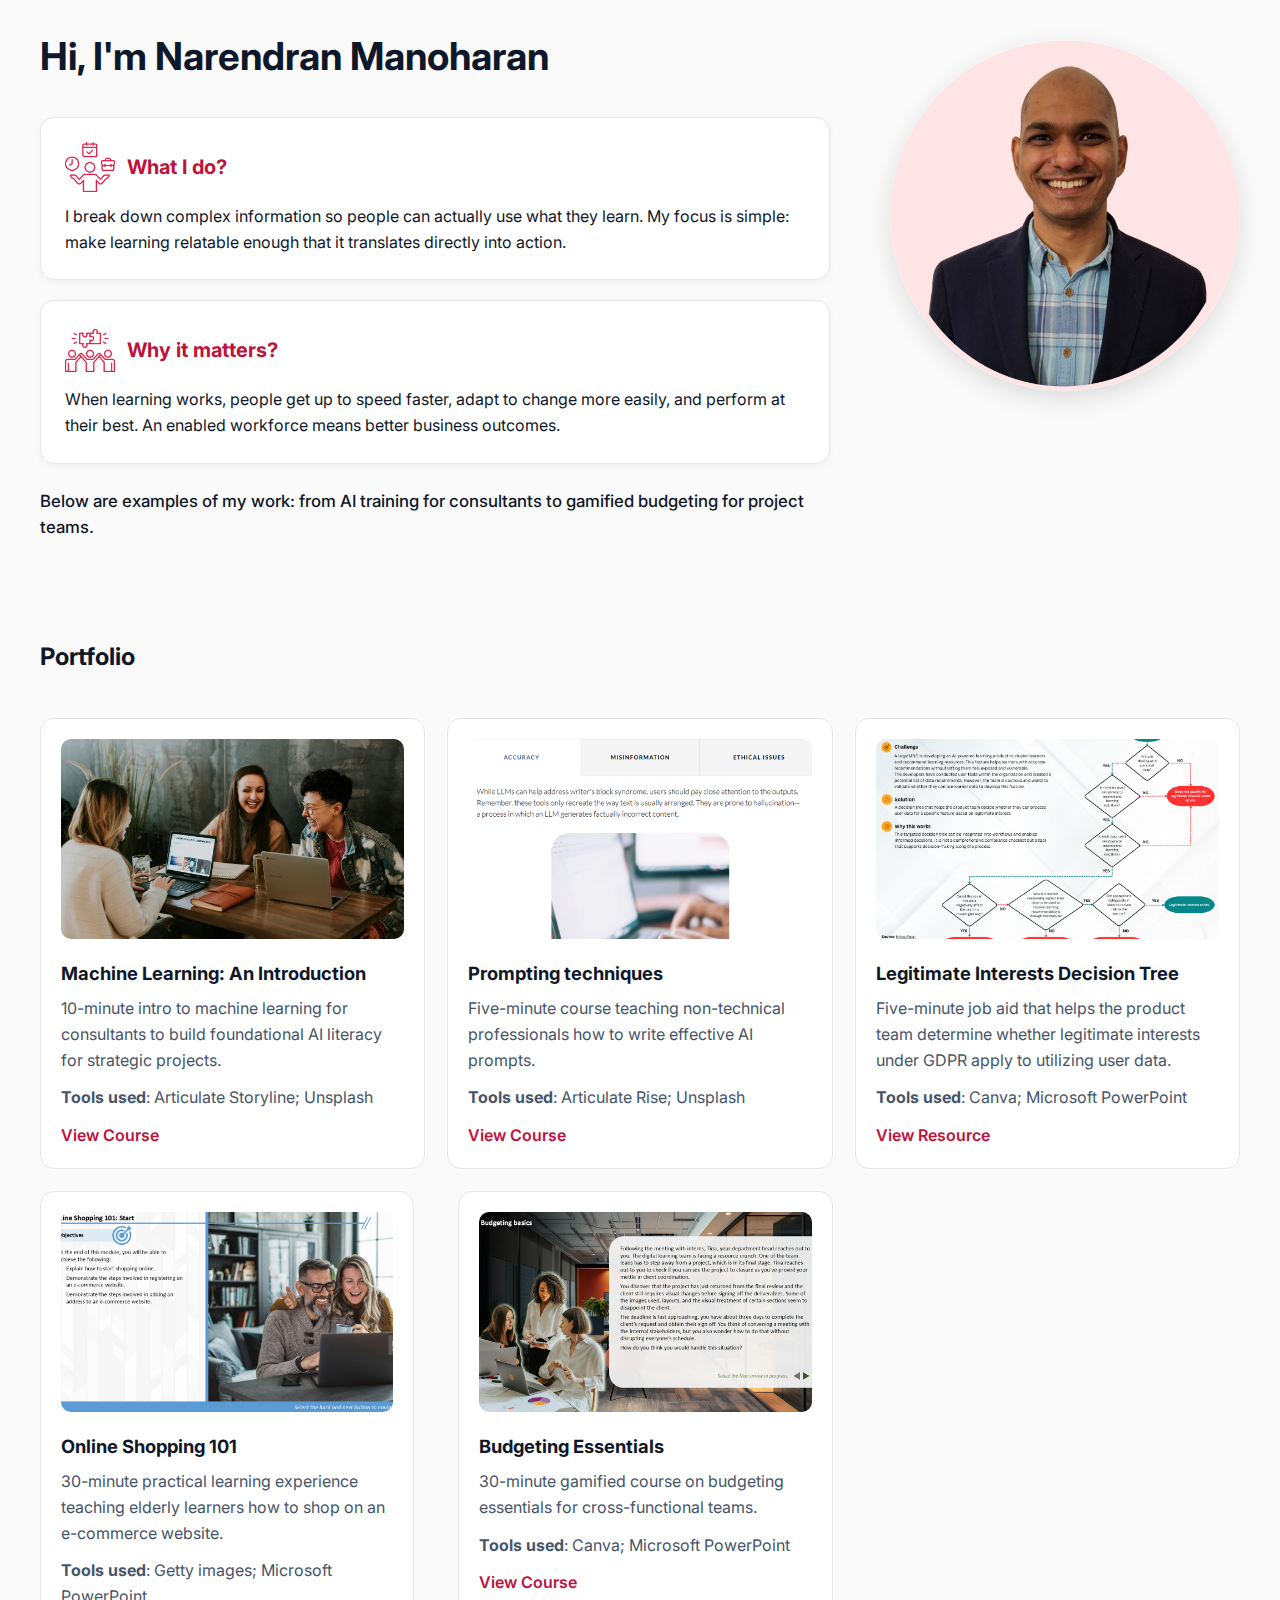
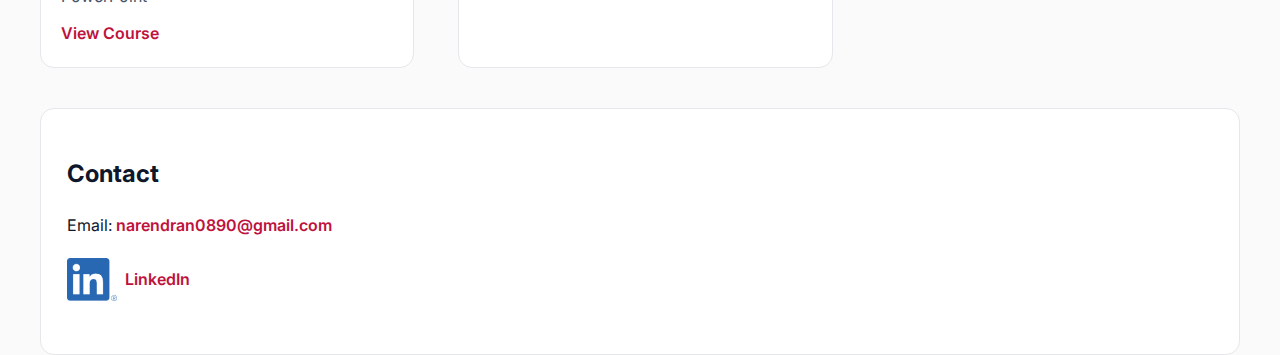
<file: index.html>
<!DOCTYPE html>
<html lang="en">
<head>
  <meta charset="UTF-8" />
  <meta name="viewport" content="width=device-width, initial-scale=1.0" />
  <title>Narendran Manoharan - Instructional Design Portfolio</title>

  <!-- Google tag (gtag.js) -->
<script async src="https://www.googletagmanager.com/gtag/js?id=G-HJ2BYE0Q2E"></script>
<script>
  window.dataLayer = window.dataLayer || [];
  function gtag(){dataLayer.push(arguments);}
  gtag('js', new Date());

  gtag('config', 'G-HJ2BYE0Q2E');
</script>

  <!-- Font: Inter (professional, modern, highly readable) -->
  <link rel="preconnect" href="https://fonts.googleapis.com">
  <link rel="preconnect" href="https://fonts.gstatic.com" crossorigin>
  <link href="https://fonts.googleapis.com/css2?family=Inter:wght@400;600;700&display=swap" rel="stylesheet">

  <style>
    :root {
      /* Crimson & Burgundy palette */
      --primary: #be123c;      /* Crimson */
      --accent: #fda4af;       /* Light pink */
      --accent-2: #e11d48;     /* Rose red */
      --soft-bg: #ffe4e6;      /* Very light pink */

      /* Neutrals */
      --text: #0f172a;
      --muted: #475569;
      --card-border: #e5e7eb;

      /* Layout */
      --page-padding: 40px;    /* INCREASED from 28px */
      --radius: 14px;
    }

    * { box-sizing: border-box; }

    body {
      margin: 0;
      font-family: "Inter", Arial, sans-serif;
      line-height: 1.6;
      color: var(--text);
      background: #fafafa;
    }

    /* Keep content away from screen edges */
    .container {
      max-width: 1200px;
      margin: 0 auto;
      padding: 48px var(--page-padding);
    }

    /* Full-width hero with centered content */
    .hero {
      background: linear-gradient(120deg, var(--primary), var(--accent-2));
      color: white;
      padding: 84px var(--page-padding);  /* INCREASED padding */
    }

    .hero-inner {
      max-width: 1200px;
      margin: 0 auto;
    }

    .hero h1 {
      margin: 0 0 10px;
      font-size: clamp(2rem, 3vw, 3rem);
      letter-spacing: -0.02em;
    }

    .hero p {
      margin: 0;
      font-size: 1.1rem;
      max-width: 70ch;
      opacity: 0.95;
    }

    .intro {
      margin-bottom: 60px;
      padding: 0 var(--page-padding);
    }

    .intro-grid {
      display: grid;
      grid-template-columns: 1fr 350px;
      gap: 60px;
      align-items: start;
    }

    .intro-content h1 {
      font-size: clamp(2rem, 3vw, 2.5rem);
      margin-bottom: 30px;
      color: var(--text);
    }

    .info-box {
      background: white;
      border: 1px solid var(--card-border);
      border-radius: var(--radius);
      padding: 24px;
      margin-bottom: 20px;
      box-shadow: 0 2px 8px rgba(0,0,0,0.04);
    }

    .box-header {
      display: flex;
      align-items: center;
      gap: 12px;
      margin-bottom: 12px;
    }

    .section-icon {
      width: 50px;
      height: 50px;
      object-fit: contain;
    }

    .info-box h2 {
      margin: 0;
      font-size: 1.25rem;
      color: var(--primary);
    }

    .info-box p {
      margin: 0;
      line-height: 1.6;
    }

    .intro-cta {
      margin-top: 24px;
      font-size: 1.05rem;
      font-weight: 500;
      color: var(--text);
    }

    .intro-photo {
      position: sticky;
      top: 40px;
      background: transparent; /* NO white background */
    }

    .intro-photo img {
      width: 100%;
      border-radius: 50%; /* Makes it circular */
      box-shadow: 0 8px 24px rgba(0,0,0,0.12);
      background: transparent; /* NO white background */
      display: block;
    }

    /* Responsive: stack on mobile */
    @media (max-width: 768px) {
      .intro-grid {
        grid-template-columns: 1fr;
        gap: 30px;
      }
      
      .intro-photo {
        order: -1; /* Photo appears FIRST on mobile */
        position: relative; /* Remove sticky on mobile */
        max-width: 200px; /* SMALLER on mobile */
        margin: 0 auto 20px; /* Center and add bottom margin */
      }
    }

    .portfolio {
      display: grid;
      grid-template-columns: repeat(3, 1fr);  /* CHANGED to 3 columns */
      gap: 22px;
      margin-bottom: 40px;
      padding: 0 var(--page-padding);  /* ADDED padding */
    }

    .portfolio h2 {
      grid-column: 1/-1;
    }

    /* Make last 2 items center on second row */
    .portfolio-item:nth-child(5),
    .portfolio-item:nth-child(6) {
      grid-column: span 1;
    }

    /* Center the last row if only 2 items */
    .portfolio-item:nth-child(5) {
      margin-left: auto;
      margin-right: 11px;
    }

    .portfolio-item:nth-child(6) {
      margin-left: 11px;
      margin-right: auto;
    }

    /* Responsive: stack on mobile */
    @media (max-width: 768px) {
      .portfolio {
        grid-template-columns: 1fr;
      }
      .portfolio-item:nth-child(5),
      .portfolio-item:nth-child(6) {
        margin: 0;
      }
    }

    .portfolio-item {
      border: 1px solid var(--card-border);
      padding: 20px;
      border-radius: var(--radius);
      background: white;
      transition: transform 0.2s ease, box-shadow 0.2s ease;
    }

    .portfolio-item:hover {
      transform: translateY(-4px);
      box-shadow: 0 12px 26px rgba(0,0,0,0.08);
      background: var(--soft-bg);
      transform: scale(1.05);
    }

    .portfolio-item img {
      width: 100%;
      height: 200px;
      object-fit: cover;
      border-radius: 10px;
      margin-bottom: 12px;
      transition: transform 0.4s ease, filter 0.4s ease;
      overflow: hidden;
    }

    .social-icon {
      width: 50px;
      height: 50px;
      object-fit: contain;

    }

    .linkedin-link {
      display: inline-flex;
      align-items: center;
      gap: 8px;
    }

    .portfolio-item h3 {
      margin: 0 0 8px;
      font-size: 1.15rem;
    }

    .portfolio-item p {
      margin: 0 0 12px;
      color: var(--muted);
    }

    a {
      color: var(--primary);
      text-decoration: none;
      font-weight: 600;
    }

    a:hover {
      text-decoration: underline;
    }

    .contact {
      background: white;
      border: 1px solid var(--card-border);
      padding: 26px;
      border-radius: var(--radius);
      margin: 0 var(--page-padding);  /* ADDED padding */
    }
  </style>
</head>
<body>
    <!-- INTRODUCTION SECTION -->
    <section class="intro">
        <div class="intro-grid">
            <div class="intro-content">
                <h1>Hi, I'm Narendran Manoharan</h1>
                
                <!-- What I Do Box -->
                <div class="info-box">
                    <div class="box-header">
                        <img src="images/what-i-do.png" alt="What I Do Icon" class="section-icon">
                        <h2>What I do?</h2>
                    </div>
                    <p>I break down complex information so people can actually use what they learn. My focus is simple: make learning relatable enough that it translates directly into action.</p>
                </div>
                
                <!-- Why It Matters Box -->
                <div class="info-box">
                    <div class="box-header">
                        <img src="images/why-it-matters.png" alt="Why It Matters Icon" class="section-icon">
                        <h2>Why it matters?</h2>
                    </div>
                    <p>When learning works, people get up to speed faster, adapt to change more easily, and perform at their best. An enabled workforce means better business outcomes.</p>
                </div>
                
                <p class="intro-cta">Below are examples of my work: from AI training for consultants to gamified budgeting for project teams.</p>
            </div>
            
            <div class="intro-photo">
                <img src="images/profile-picture.png" alt="Narendran Manoharan">
            </div>
        </div>
    </section>

    <!-- PORTFOLIO SECTION -->
    <section class="portfolio">
        <h2>Portfolio</h2>
        
        <!-- Item 1 -->
        <div class="portfolio-item">
            <a href = "courses/machine-learning/story.html">
              <img src="images/machine-learning-thumbnail.png" alt="Machine Learning Course">
            </a>
            <h3>Machine Learning: An Introduction</h3>
            <p>10-minute intro to machine learning for consultants to build foundational AI literacy for strategic projects.</p>
            <p><b>Tools used</b>: Articulate Storyline; Unsplash</p>
            <a href="courses/machine-learning/story.html">View Course</a>
        </div>

        <!-- Item 2 -->
        <div class="portfolio-item">
            <a href="courses/prompting-techniques/scormcontent/index.html">
              <img src="images/prompting-techniques.png" alt="AI Prompting Course">
            </a>
            <h3>Prompting techniques</h3>
            <p>Five-minute course teaching non-technical professionals how to write effective AI prompts.</p>
            <p><b>Tools used</b>: Articulate Rise; Unsplash</p>
            <a href="courses/prompting-techniques/scormcontent/index.html">View Course</a>
        </div>

        <!-- Item 3 -->
        <div class="portfolio-item">
            <a href="courses/decision-tree/legitimate-interests_decision tree.pdf" target="_blank" rel="noopener">
              <img src="images/legitimate-interests-thumbnail.png" alt="GDPR Decision Tree">
            </a>
            <h3>Legitimate Interests Decision Tree</h3>
            <p>Five-minute job aid that helps the product team determine whether legitimate interests under GDPR apply to utilizing user data.</p>
            <p><b>Tools used</b>: Canva; Microsoft PowerPoint</p>
            <a href="courses/decision-tree/legitimate-interests_decision tree.pdf" target="_blank" rel="noopener">View Resource</a>
        </div>

        <!-- Item 4 -->
        <div class="portfolio-item">
            <a href="courses/simulation/online shopping_simulation.pdf" target="_blank" rel="noopener">
              <img src="images/e-commerce-simulation.png" alt="E-commerce Simulation">
            </a>
            <h3>Online Shopping 101</h3>
            <p>30-minute practical learning experience teaching elderly learners how to shop on an e-commerce website.</p>
            <p><b>Tools used</b>: Getty images; Microsoft PowerPoint</p>
            <a href="courses/simulation/online shopping_simulation.pdf" target="_blank" rel="noopener">View Course</a>
        </div>

        <!-- Item 5 -->
        <div class="portfolio-item">
          <a href="courses/gamification/budgeting-essentials.pdf" target="_blank" rel="noopener">
            <img src="images/budgeting-essentials.png" alt="Budgeting Essentials">
          </a>
            <h3>Budgeting Essentials</h3>
            <p>30-minute gamified course on budgeting essentials for cross-functional teams.</p>
            <p><b>Tools used</b>: Canva; Microsoft PowerPoint</p>
            <a href="courses/gamification/budgeting-essentials.pdf" target="_blank" rel="noopener">View Course</a>
        </div>
    </section>

    <!-- CONTACT SECTION -->
    <section class="contact">
        <h2>Contact</h2>
        <p>Email: <a href="mailto:narendran0890@gmail.com">narendran0890@gmail.com</a></p>
        <p>
          <a href="https://www.linkedin.com/in/narendran-manoharan-11613884/" target="_blank" rel="noopener" class="linkedin-link">
            <img src="images/LI-In-Bug.png" alt="LinkedIn logo" class="social-icon">
            LinkedIn
          </a>
        </p>
</file>
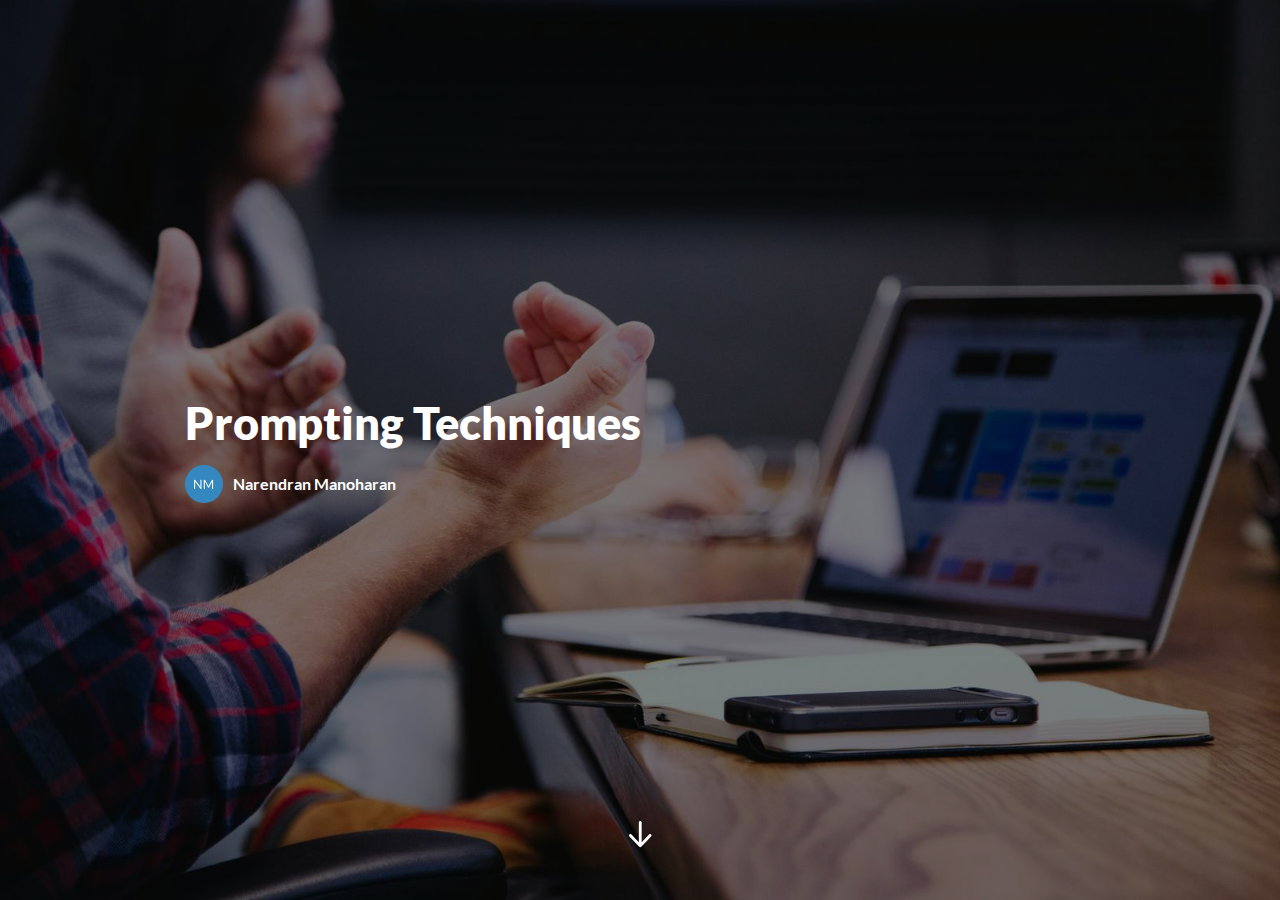
<file: courses/prompting-techniques/scormcontent/index.html>
<!DOCTYPE html>
<html lang="en" class="">
  <head>
    <meta http-equiv="X-UA-Compatible" content="IE=edge,chrome=1">
    <meta name="viewport" content="width=device-width, initial-scale=1">
    <meta charset="utf-8">

    <title>Prompting Techniques</title>

    <!-- Google Tag (gtag.js) -->
    <script async src="https://www.googletagmanager.com/gtag/js?id=G-HJ2BYE0Q2E"></script>
    <script>
      window.dataLayer = window.dataLayer || [];
      function gtag(){dataLayer.push(arguments);}
      gtag('js', new Date());
    
      gtag('config', 'G-HJ2BYE0Q2E');
    </script>

    <link type="text/css" rel="stylesheet" href="lib/icomoon.css">
    <script type="text/javascript" src="lib/player-0.0.11.min.js"></script>
    <script type="text/javascript" src="lib/lzwcompress.js"></script>

    <!-- Resize Hack -->
    <script type="text/javascript">
      window.resizeTo(screen.width, screen.height);
    </script>
    
    <!--[if lt IE 9]>
    <script src="//html5shiv.googlecode.com/svn/trunk/html5.js"></script>
    <![endif]-->

    <script id="__ENTRY__" type="application/json">
      {".js":["rise/e59e25b1.js"]}
    </script>

    <script id="__REMOTE_ENTRIES__" type="application/json">
      {"mondrian":{".js":["mondrian/entry.js"]}}
    </script>

    <script>
      (function() {
        const jsonp = {}

        function loadModule(manifest) {
          const p = []

          if (manifest['.css'] != null) {
            for (var idx = 0; idx < manifest['.css'].length; idx++) {
              p.push(new Promise((resolve, reject) => {
                var link = document.createElement('link')
                link.onload = resolve
                link.onerror = reject
                link.rel = 'stylesheet'
                link.href = 'lib/' + manifest['.css'][idx]
                document.body.appendChild(link)
              }))
            }
          }

          if (manifest['.js'] != null) {
            for (var idx = 0; idx < manifest['.js'].length; idx++) {
              p.push(new Promise((resolve, reject) => {
                var script = document.createElement('script')
                script.onload = resolve
                script.onerror = reject
                script.src = 'lib/' + manifest['.js'][idx]
                document.body.appendChild(script)
              }))
            }
          }

          return Promise.all(p)
        }

        function deserialize(str) {
          const buffer = Uint8Array.from(atob(str), c => c.charCodeAt(0))
          const json = new TextDecoder().decode(buffer)
          const result = JSON.parse(json)
          return result
        }

        function __loadEntry() {
          return loadModule(JSON.parse(document.getElementById('__ENTRY__').textContent))
        }

        function __loadRemoteEntry(name) {
          const manifest = JSON.parse(document.getElementById('__REMOTE_ENTRIES__').textContent)
          if (manifest[name] == null) throw new Error(`Missing manifest for remote entry "${name}".`)
          return loadModule(manifest[name])
        }
        
        async function __loadJsonp(id, path) {
          try {
            return await new Promise((resolve, reject) => {
              try {
                jsonp[id] = resolve
                const script = document.createElement('script')
                script.onerror = reject
                script.src = `./${path}`
                document.head.appendChild(script)
              } catch (err) {
                reject(err)
              }
            })
          } finally {
            delete jsonp[id]
          }
        }

        function __resolveJsonp(id, data) {
          const resolve = jsonp[id]
          if (typeof resolve !== 'function') {
            throw new Error(`Could not load JSONP "${id}"`)
          }
          resolve(data)
        }

        async function __fetchCourse(name) {
          name = name == null ? window.i18n.default : name
          if (!window.i18n.available.includes(name)) {
            console.warn(`Could not load locale "${name}"`)
            name = window.i18n.available[0]
          }
          const encoded = await __loadJsonp(`course:${name}`, `locales/${name}.js`)
          const courseData = deserialize(encoded)
          return courseData
        }

        window.__loadEntry = __loadEntry
        window.__loadRemoteEntry = __loadRemoteEntry
        window.__loadJsonp = __loadJsonp
        window.__resolveJsonp = __resolveJsonp
        window.__fetchCourse = __fetchCourse
      })()
    </script>
  </head>
  <body>
    <div id="app"></div>
    <script>
  (function(root) {
    window.i18n = {"available":["und"],"default":"und"};
    window.partnerContent = [];

    var quizId = null;
    var storylineId = null;
    var completionPercentage = 100;
    var reporting = 'passed-incomplete';

    var LMSProxySelections = [
      'CommitData',
      'ConcedeControl', // Gives control back to the LMS
      'CreateResponseIdentifier', // Create question response
      'Finish',
      'GetDataChunk',  // Retrieve stringified object with lesson progress
      'GetStatus', // Get Current Status
      'MatchingResponse', // Interaction - Question Type
      'RecordFillInInteraction', // Interaction - Question Type
      'RecordMatchingInteraction', // Interaction - Question Type
      'RecordMultipleChoiceInteraction', // Interaction - Question Type
      'ResetStatus', // Reset the Status
      'SetBookmark',   // Set identifier for bookmark
      'SetDataChunk',  // Set a stringified object with lesson progress
      'SetFailed', // Tell LMS user Failed course
      'SetPassed', // Tell LMS user Passed the course
      'SetReachedEnd', // Tell LMS user completed course
      'SetScore', // Report Users Score to the LMS (for Pass and fail)
      'WriteToDebug',
    ];

    function HookCommit() {
  LMSProxyFuncs.WriteToDebug('Commit strategy detected a reason to commit! Forcing a commit to the LMS.');
  LMSProxyFuncs.CommitData();
}

const ProxyHooks = {

  'SetFailed': HookCommit,
  'SetPassed': HookCommit,
  'SetReachedEnd': HookCommit,
  'SetScore': HookCommit,

  'RecordMultipleChoiceInteraction': HookCommit,
  'RecordMatchingInteraction': HookCommit,
  'RecordFillInInteraction': HookCommit,
  'MatchingResponse': HookCommit,
};

function hookProxy(funcName) {
  if(ProxyHooks[funcName]) {
    return ProxyHooks[funcName]();
  }

  return;
}

var LMSProxyFuncs = pick(LMSProxySelections, window.parent, Function.prototype);

function noAPIFunction (funcName) {
  return function () {
    console.log('Warning: Course was unable to find the LMS API for ' + funcName + '. Course may have been launched from scormcontent/index.html, or the course package is not within an LMS. Saving of student data will not occur.');
  }
}

var initProxy = function() {
  return Object.keys(LMSProxyFuncs).reduce(function(newProxy, funcName) {
    if (LMSProxyFuncs[funcName].toString().length < 35) {
      noAPIFunction(funcName)();

      if (funcName === 'cmi5') {
        newProxy['cmi5'] = {
          getMasteryScore: noAPIFunction('cmi5.getMasteryScore')
        }
      } else {
        newProxy[funcName] = noAPIFunction(funcName);
      }
      
      return newProxy;
    }

    if (arrayHas(funcName, ['CreateResponseIdentifier', 'MatchingResponse', 'cmi5'])) {
      newProxy[funcName] = LMSProxyFuncs[funcName];
      return newProxy;
    }

    newProxy[funcName] = function () {
      var args = ([]).slice.call(arguments);
      var result = LMSProxyFuncs[funcName].apply(null, args);

      hookProxy(funcName);

      return result;
    }
    return newProxy;
  }, {})
}


    var LMSProxy = initProxy();

    var cache = getLMSData();

    function debounce(fn, delay) {
  var timer = null;

  return function () {
    var context = this, args = arguments;
    clearTimeout(timer);
    timer = setTimeout(function () {
      fn.apply(context, args);
    }, delay);
  };
}

function compress(data) {
  try {
    return JSON.stringify({
      v: 2,
      d: lzwCompress.pack(JSON.stringify(data)),
      cpv: "4utRP4GI"
    });
  } catch(e) {
    return '';
  }
}

function decompress(stringData) {
  try {
    const data = JSON.parse(stringData);

    return data.d
      ? JSON.parse(lzwCompress.unpack(data.d))
      : data;
  } catch(e) {
    return {};
  }
}

function assign(target) {
  if (target === undefined || target === null) {
    throw new TypeError('assign: Cannot convert undefined or null to object');
  }

  var output = Object(target);

  for (var index = 1; index < arguments.length; index++) {
    var source = arguments[index];
    if (source !== undefined && source !== null) {
      for (var nextKey in source) {
        if (source.hasOwnProperty(nextKey)) {
          output[nextKey] = source[nextKey];
        }
      }
    }
  }
  return output;
}

function identity(value) {
  return value;
}

function bookmark(id) {
  var url = 'index.html#/lessons/' + id;

  LMSProxy.SetBookmark(url, '');
}

function completeOut(passed, reportParam) {
  var reportType = reportParam || reporting;

  if(passed) {
    switch(reportType) {
      case 'completed-incomplete':
      case 'completed-failed':
        LMSProxy.ResetStatus();
        LMSProxy.SetReachedEnd();
        break;

      case 'passed-incomplete':
      case 'passed-failed':
        LMSProxy.SetPassed();
        LMSProxy.SetReachedEnd();
        break;
    }
  } else {
    switch(reportType) {
      case 'passed-failed':
      case 'completed-failed':
        if(!isPassed()) {
          LMSProxy.SetFailed();
        }
        break;
    }
  }
}

var setDataChunk = debounce(function(data) {
  LMSProxy.SetDataChunk(data);
}, 1000);

function concatLMSData(data) {
  assign(cache, data);
  setDataChunk(compress(cache));
}

function exit() {
  LMSProxy.ConcedeControl();
}

function finish(totalProgress) {
  if (
    quizId === null &&
    storylineId === null &&
    completionPercentage != undefined &&
    totalProgress >= completionPercentage
  ) {
    completeOut(true);
  }
}

function finishQuiz(passed, score, id) {
  if (id == quizId) {
    reportScore(score);
    completeOut(passed);
  }
}

function finishStoryline(id, passed, isQuiz, score) {
  if (id == storylineId) {
    if (isQuiz) {
      reportScore(score);
      completeOut(passed, 'passed-failed');
    } else {
      completeOut(passed);
    }
  }
}

function stripHtml(title) {
  return title.replace(/<(?:.|\n)*?>/gm, '');
}

function shorten(title) {
  return title.charAt(0);
}

function buildResponseIdentifier(response) {
  var title = stripHtml(response.title);
  return LMSProxy.CreateResponseIdentifier(shorten(title), title);
}

function buildMatchingResponse(response) {
  var sourceTitle = stripHtml(response.source.title);
  var targetTitle = stripHtml(response.target.title);

  var source =
    LMSProxy.CreateResponseIdentifier(shorten(sourceTitle), sourceTitle);
  var target =
    LMSProxy.CreateResponseIdentifier(shorten(targetTitle), targetTitle);

  return new LMSProxy.MatchingResponse(source, target);
}

function cleanTitle(title, maxSize) {
  return title.substr(0, maxSize || 20).replace(/\s/g, '_');
}

function titleToId(quiz, question, attempts) {
  return cleanTitle(quiz, 20) + '_' + cleanTitle(question, 230) + '_' + attempts.toString().substr(0,3);
}

function normalizeResult(correct) {
  return correct
    ? window.parent.INTERACTION_RESULT_CORRECT
    : window.parent.INTERACTION_RESULT_WRONG;
}

function reportAnswer(data) {
  var recorder = Function.prototype;
  var response;
  var correctResponses;

  var isCorrect = normalizeResult(data.isCorrect);
  var latency = data.latency;
  var title = data.questionTitle;
  var weighting = 1;
  var strId = titleToId(data.quizTitle, title, data.retryAttempts);

  switch (data.type) {
    case 'MULTIPLE_CHOICE':
    case 'MULTIPLE_RESPONSE':
      response = data.response.map(buildResponseIdentifier);
      correctResponses = data.correctResponse.map(buildResponseIdentifier);
      recorder = LMSProxy.RecordMultipleChoiceInteraction;
      break;

    case 'FILL_IN_THE_BLANK':
      response = data.response;
      correctResponses = data.correctResponse;
      recorder = LMSProxy.RecordFillInInteraction;
      break;

    case 'MATCHING':
      response = data.response.map(buildMatchingResponse);
      correctResponses = data.correctResponse.map(buildMatchingResponse);
      recorder = LMSProxy.RecordMatchingInteraction;
      break;
  }

  recorder(
    strId,
    response,
    isCorrect,
    correctResponses,
    title,
    weighting,
    latency,
    0
  );
}

function getLMSData() {
  var data = null;

  if(!cache) {
    data = LMSProxy.GetDataChunk();

    var result = data
      ? decompress(data)
      : {};

    return result;
  }

  return assign({}, cache);
}

function getProgress(initialProgress) {
  var decodeCourseProgress =
    root.Rise.decodeCourseProgress;

  var progress = assign({}, {
    progress: { lessons: {} }
  }, getLMSData()).progress;

  if(initialProgress) {
    return decodeCourseProgress(initialProgress, progress);
  }

  return progress;
}

function isExport() {
  return true;
}

function isPassed() {
  return LMSProxy.GetStatus() === window.parent.LESSON_STATUS_PASSED;
}

function pick(keys, obj, def) {
  return keys.reduce(function(memo, key) {
    if(obj[key] === undefined) {
      if(def !== undefined) {
        memo[key] = def;
      }
    } else {
      memo[key] = obj[key];
    }

    return memo;
  }, {});
}

function reportScore(score) {
  var highScore = Math.max(getLMSData().score || 0, score);
  concatLMSData({ score: highScore });

  LMSProxy.SetScore(highScore, 100, 0);
}

function resolvePath(path) {
  return ('assets/').concat(path);
}

function resolveFontPath(font) {
  return ('lib/fonts/').concat(font.key.split('/').reverse()[0]);
}

function setLessonProgress(lessonProgress) {
  var encodeLessonProgress =
    root.Rise.encodeLessonProgress;

  var currentProgress = getProgress();

  var lessons = assign(
    {},
    currentProgress.lessons,
    encodeLessonProgress(lessonProgress)
  );

  var progress = assign({}, currentProgress, { lessons: lessons });

  concatLMSData({ progress: progress });
}

function setCourseProgress(courseProgress) {
  var encodeCourseProgress =
    root.Rise.encodeCourseProgress;

  var currentProgress = getProgress();

  var progress = assign(
    {},
    currentProgress,
    encodeCourseProgress(courseProgress)
  );

  concatLMSData({ progress: progress });
}

function getMasteryScore(payload) {
  return payload.passingScore;
}

function arrayHas(val, arr) {
  return !!(~(arr.indexOf(val)))
}

function fetchAvailableLocales() {
  return window.i18n
}

root.Rise = {
  completeLessons: identity,
  decodeCourseProgress: identity,
  encodeCourseProgress: identity,
  encodeLessonProgress: identity
};

root.Runtime = {
  bookmark: bookmark,
  exit: exit,
  fetch: window.__fetchCourse,
  fetchAvailableLocales: fetchAvailableLocales,
  finish: finish,
  finishQuiz: finishQuiz,
  finishStoryline: finishStoryline,
  getMasteryScore: getMasteryScore,
  getProgress: getProgress,
  isExport: isExport,
  reportAnswer: reportAnswer,
  resolveFontPath: resolveFontPath,
  resolvePath: resolvePath,
  setCourseProgress: setCourseProgress,
  setLessonProgress: setLessonProgress
};

  }(window));
</script>

    
    <script>__loadEntry()</script>
    
  </body>
</html>
</file>
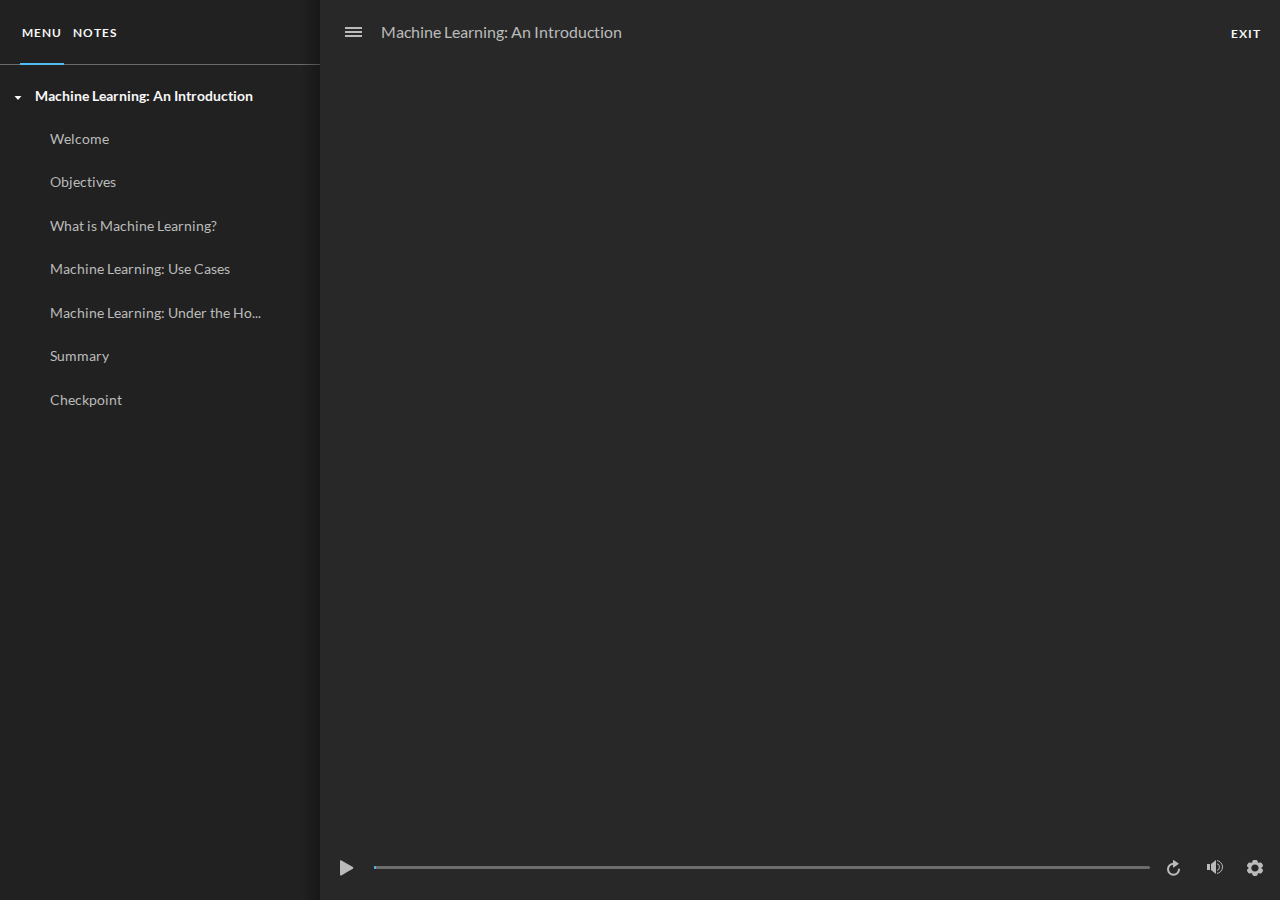
<file: courses/machine-learning/index_lms.html>
<!doctype html>
<html lang="en-US">
<head>
  <meta charset="utf-8">
  <!-- Created using Storyline 360 x64 - http://www.articulate.com  -->
  <!-- version: 3.91.33104.0 -->
  <title>Machine Learning: An Introduction</title>
  <meta http-equiv="x-ua-compatible" content="IE=edge"/>
  <meta name="viewport" content="width=device-width,initial-scale=1,user-scalable=no,shrink-to-fit=no,minimal-ui"/>
  <meta name="apple-mobile-web-app-capable" content="yes"/>
  <style>
    html, body { height: 100%; padding: 0; margin: 0 }
    #app { height: 100%; width: 100%; }
  </style>

  <script>
    window.DS = {};
    window.globals = {
      DATA_PATH_BASE: '',
      HAS_FRAME: true,
      HAS_SLIDE: true,

      lmsPresent: true,
      tinCanPresent: false,
      cmi5Present: false,
      aoSupport: false,
      scale: 'noscale',
      captureRc: false,
      browserSize: 'optimal',
      bgColor: '#282828',
      features: 'DropInAcc,DropInBase,DropInCore,DropInInteractions,DropInMisc,DropInVectors,DropInVideo,LayerPresentAsDialog,MultipleQuizTracking,UpdatedThemeEditor',
      themeName: 'unified',
      preloaderColor: '#FFFFFF',
      suppressAnalytics: false,
      productChannel: 'stable',
      publishSource: 'storyline',
      aid: 'aid|f2995cdd-1bf2-41c4-997a-dc37e9a81b5f',
      cid: '0d1c0dd9-19c2-4964-9e4c-6d4dc5a08862',
      playerVersion: '3.91.33104.0',
      publishTimestamp: '2024-09-08T16:30:48.2311522Z',
      maxIosVideoElements: 10,
      connectionSettings: { message: 'You%20are%20offline.%20Trying%20to%20reconnect...', useDarkTheme: false, mode: 'disabled' },
      hasFeature: function(feature) {
        return this.features.split(',').includes(feature);
      },
      
      parseParams: function(qs) {
        if (window.globals.parsedParams != null) {
          return window.globals.parsedParams;
        }
        qs = (qs || window.location.search.substr(1)).split('+').join(' ');
        var params = {},
            tokens,
            re = /[?&]?([^=]+)=([^&]*)/g;

        while (tokens = re.exec(qs)) {
          params[decodeURIComponent(tokens[1]).trim()] =
            decodeURIComponent(tokens[2]).trim();
        }
        window.globals.parsedParams = params;
        return params;
      }

    };
  </script>
  <script>
    var isIe11 = ('ActiveXObject' in window || window.MSBlobBuilder != null)
      && window.msCrypto != null && !window.ActiveXObject;
    if (isIe11) {
      window.globals.unsupportedBrowser = true;
      document.write(atob('[base64]'));
    }
  </script>

  <script>
    if (window.globals.hasFeature('MultiLanguageSinglePackageSupport')) {
      
      
    }
  </script>

  <script src="lms/scormdriver.js" charset="utf-8"></script>
  <script>window.THREE = { };</script>
  
</head>
<body style="background: #282828" class="cs-HTML theme-unified">
  <!-- 360 -->
  <script>!function(){var e,i=/iPhone/i,o=/iPod/i,n=/iPad/i,t=/\biOS-universal(?:.+)Mac\b/i,r=/\bAndroid(?:.+)Mobile\b/i,a=/Android/i,d=/(?:SD4930UR|\bSilk(?:.+)Mobile\b)/i,p=/Silk/i,l=/Windows Phone/i,u=/\bWindows(?:.+)ARM\b/i,b=/BlackBerry/i,s=/BB10/i,c=/Opera Mini/i,f=/\b(CriOS|Chrome)(?:.+)Mobile/i,h=/Mobile(?:.+)Firefox\b/i,v=function(e){return void 0!==e&&"MacIntel"===e.platform&&"number"==typeof e.maxTouchPoints&&e.maxTouchPoints>1&&"undefined"==typeof MSStream};e=function(e){var m={userAgent:"",platform:"",maxTouchPoints:0};e||"undefined"==typeof navigator?"string"==typeof e?m.userAgent=e:e&&e.userAgent&&(m={userAgent:e.userAgent,platform:e.platform,maxTouchPoints:e.maxTouchPoints||0}):m={userAgent:navigator.userAgent,platform:navigator.platform,maxTouchPoints:navigator.maxTouchPoints||0};var g=m.userAgent,y=g.split("[FBAN");void 0!==y[1]&&(g=y[0]),void 0!==(y=g.split("Twitter"))[1]&&(g=y[0]);var A=function(e){return function(i){return i.test(e)}}(g),w={apple:{phone:A(i)&&!A(l),ipod:A(o),tablet:!A(i)&&(A(n)||v(m))&&!A(l),universal:A(t),device:(A(i)||A(o)||A(n)||A(t)||v(m))&&!A(l)},amazon:{phone:A(d),tablet:!A(d)&&A(p),device:A(d)||A(p)},android:{phone:!A(l)&&A(d)||!A(l)&&A(r),tablet:!A(l)&&!A(d)&&!A(r)&&(A(p)||A(a)),device:!A(l)&&(A(d)||A(p)||A(r)||A(a))||A(/\bokhttp\b/i)},windows:{phone:A(l),tablet:A(u),device:A(l)||A(u)},other:{blackberry:A(b),blackberry10:A(s),opera:A(c),firefox:A(h),chrome:A(f),device:A(b)||A(s)||A(c)||A(h)||A(f)},any:!1,phone:!1,tablet:!1};return w.any=w.apple.device||w.android.device||w.windows.device||w.other.device,w.phone=w.apple.phone||w.android.phone||w.windows.phone,w.tablet=w.apple.tablet||w.android.tablet||w.windows.tablet,w}(),"object"==typeof exports&&"undefined"!=typeof module?module.exports=e:"function"==typeof define&&define.amd?define((function(){return e})):this.isMobile=e}();
    window.isMobile.apple.tablet = window.isMobile.apple.tablet ||
      (navigator.platform === 'MacIntel' && navigator.maxTouchPoints > 1);
    window.isMobile.apple.device = window.isMobile.apple.device || window.isMobile.apple.tablet;
    window.isMobile.tablet = window.isMobile.tablet || window.isMobile.apple.tablet;
    window.isMobile.any = window.isMobile.any || window.isMobile.apple.tablet;
  </script>

  <div id="focus-sink" tabindex="-1"></div>

  <div id="preso"></div>
  <script>
    (function() {

      var classTypes = [ 'desktop', 'mobile', 'phone', 'tablet' ];

      var addDeviceClasses = function(prefix, testObj) {
        var curr, i;
        for (i = 0; i < classTypes.length; i++) {
          curr = classTypes[i];
          if (testObj[curr]) {
            document.body.classList.add(prefix + curr);
          }
        }
      };

      var params = window.globals.parseParams(),
          isDevicePreview = params.devicepreview === '1',
          isPhoneOverride = params.deviceType === 'phone' || (isDevicePreview && params.phone == '1'),
          isTabletOverride = (params.deviceType === 'tablet' || isDevicePreview) && !isPhoneOverride,
          isMobileOverride = isPhoneOverride || isTabletOverride;

      var deviceView = {
        desktop: !window.isMobile.any && !isMobileOverride,
        mobile: window.isMobile.any || isMobileOverride,
        phone: isPhoneOverride || (window.isMobile.phone && !isTabletOverride),
        tablet: isTabletOverride || window.isMobile.tablet
      };

      window.globals.deviceView = deviceView;
      window.isMobile.desktop = !window.isMobile.any;
      window.isMobile.mobile = window.isMobile.any;

      addDeviceClasses('view-', deviceView);

    })();
  </script>
  
  <script src='story_content/triggers.js' type=text/javascript></script>
<script src='story_content/user.js' type=text/javascript></script>
  <div class="slide-loader"></div>

  <script>
    var doc = document, loader = doc.body.querySelector('.slide-loader'); [ 1, 2, 3 ].forEach(function(n) { var d = doc.createElement('div'); d.style.backgroundColor = window.globals.preloaderColor; d.classList.add('mobile-loader-dot'); d.classList.add('dot' + n); loader.appendChild(d); });
  </script>

  <div class="mobile-load-title-overlay" style="display: none">
    <div class="mobile-load-title">Machine Learning: An Introduction</div>
  </div>

  <div class="mobile-chrome-warning"></div>

  
<style>
  .warn-connection-dialog {
    display: none;
    background: transparent;
    pointer-events: all;
    position: fixed;
    left: 0;
    top: 0;
    width: 100%;
    height: 100%;
    z-index: 999;
  }

  .warn-connection-content {
    pointer-events: all;
    border-radius: 4px;
    background: white;
    border: 1px solid #E7E7E7;
    color: #333333;
    box-shadow: 0 2px 4px rgba(0, 0, 0, 0.25);
    transition: all 150ms ease-out;
    position: absolute;
    white-space: nowrap;
  }

  .view-phone.is-landscape .warn-connection-content {
    left: 23px;
    bottom: 23px;
  }

  .view-tablet.is-landscape .warn-connection-content {
    left: 50%;
    top: 20px;
    transform: translateX(-50%);
  }

  .view-mobile.is-portrait .warn-connection-content {
    transform: translate(-50%, calc(-100% - 15px));
  }

  .warn-connection-content p {
    display: inline-block;
    margin: 0 8px 0 0;
    line-height: 33px;
    font-size: 11px;
  }

  .warn-connection-content svg {
    position: relative;
    vertical-align: middle;
    margin: 0 2px 2px 8px;
  }

  .view-desktop .warn-connection-content {
    left: 1.5em;
    bottom: 1.5em;
  }

  .view-desktop .warn-connection-content p {
    font-size: 1.1em;
  }

  .is-offline .warn-connection-dialog {
    display: block;
  }

  .is-offline .cs-panel * {
    pointer-events: none !important;
  }

  .is-offline .cs-panel {
    pointer-events: all !important;
  }

  .is-offline #nav-controls * {
    pointer-events: none !important;
  }

  .is-offline #nav-controls {
    pointer-events: all !important;
  }
</style>

<div class="warn-connection-dialog" role="alertdialog" aria-modal="true" tabindex="0" aria-labelledby="warn-connection-message">
  <div class="warn-connection-content">
    <svg width="17" height="15" viewBox="0 0 17 15" xmlns="http://www.w3.org/2000/svg">
      <path fill="#8F0000" stroke="white" d="M16.07,12.98 L15.88,12.23 L9.51,1.21 C8.97,0.26,7.6,0.26,7.06,1.21 L0.69,12.23 C0.15,13.16,0.81,14.36,1.91,14.36 H14.65 C15.47,14.36,16.05,13.7,16.07,12.98 Z"/>
      <path fill="white" stroke="white" d="M8.58,5.5 C8.35,5.28,8.5,5.35,8.21,5.32 C8.09,5.35,7.97,5.49,7.96,5.67 C7.97,5.79,7.98,5.92,7.98,6.04 L7.98,6.04 C7.99,6.17,8,6.31,8.01,6.43 L8.01,6.44 C8.03,6.92,8.06,7.41,8.09,7.9 L8.09,7.9 C8.12,8.39,8.14,8.88,8.17,9.37 C8.17,9.39,8.18,9.42,8.2,9.44 C8.23,9.46,8.25,9.47,8.28,9.47 C8.31,9.47,8.34,9.46,8.35,9.44 C8.37,9.43,8.38,9.4,8.39,9.35 L8.39,9.34 C8.39,9.24,8.4,9.15,8.4,9.05 L8.4,9.05 C8.41,8.96,8.41,8.86,8.42,8.75 C8.43,8.44,8.45,8.12,8.47,7.81 L8.47,7.81 C8.49,7.49,8.51,7.18,8.53,6.87 C8.55,6.46,8.56,6.05,8.59,5.64 L8.6,5.62 C8.6,5.57,8.59,5.53,8.58,5.5 L8.21,5.32 Z"/>
      <circle fill="white" stroke="white" cx="8.3" cy="11.35" r="0.3"/>
    </svg>
    <p id="warn-connection-message">You are offline. Trying to reconnect...</p>
  </div>
</div>

<script>
  (function() {
    window.DS.connection = {
      warningShown: false,
      assets: {},
      loadingAssetGroup: false,
      retryDelay: 500
    };

    var connectionSettings = window.globals.connectionSettings || {};

    var useConnectionMessages = window.AbortController != null &&
      window.location.protocol != 'file:' &&
      connectionSettings.mode === 'normal';

    window.DS.connection.useConnectionMessages = useConnectionMessages;

    var assetCount = 0;
    var checkLoadedId;


    if (useConnectionMessages && connectionSettings != null) {
      var contentEl = document.querySelector('.warn-connection-content');
      var messageEl = contentEl.querySelector('p');

      if (connectionSettings.useDarkTheme) {
        contentEl.style.borderColor = '#BABBBA';
        contentEl.style.backgroundColor = '#282828';
        contentEl.style.color = '#FFFFFF';
      }

      if (connectionSettings.message != null) {
        messageEl.textContent = window.decodeURIComponent(connectionSettings.message);
      }
    }

    function checkAssetsReady() {
      for (var i in DS.connection.assets) {
        if (!DS.connection.assets[i].success) {
          return false;
        }
      }
      return true;
    }

    function stopAssetGroup() {
      if (!useConnectionMessages) { return; }

      assetCount = 0;

      DS.connection.oldAssetGroup = DS.connection.assets;
      DS.connection.assets = {};
      DS.connection.loadingAssetGroup = false;
      clearInterval(checkLoadedId);
    }

    function startAssetGroup() {
      if (!useConnectionMessages) { return; }
      var ticks = 0;
      clearInterval(checkLoadedId);
      checkLoadedId = setInterval(function() {
        var loaded = 0;
        if (assetCount === 0 && loaded === 0) {
          clearInterval(checkLoadedId);
          return;
        }

        for (var i in DS.connection.assets) {
          if (DS.connection.assets[i].success) {
            loaded++;
          }
        }

        if (assetCount === loaded && checkAssetsReady()) {
          for (var i in DS.connection.assets) {
            if (DS.connection.assets[i].action) {
              DS.connection.assets[i].action();
            }
          }
          hideWarning();
          stopAssetGroup();
        }
      }, 100)
    }

    function requiredAsset(url, action, retry, type) {
      if (!useConnectionMessages) { return; }
      if (DS.connection.assets[url]) { return; }

      DS.connection.assets[url] = {
        success: false, action: action, retry: retry, type: type
      };
      assetCount = Object.keys(DS.connection.assets).length;
      if (!DS.connection.loadingAssetGroup) {
        startAssetGroup();
      }
      DS.connection.loadingAssetGroup = true;
    }

    function assetLoaded(url) {
      if (!useConnectionMessages) { return; }
      if (DS.connection.assets[url]) {
        DS.connection.assets[url].success = true;
      }
    }

    function assetFailed(url) {
      if (!useConnectionMessages) { return; }
      if (!DS.connection.assets[url]) {
        if (/\.js$/.test(url) && url.indexOf('transcripts') === -1) {
          setTimeout(function() {
            if (DS.connection.lastSlideLoaded != null) {
              DS.connection.lastSlideLoaded();
            }
          }, DS.connection.retryDelay);
        }
        return;
      }
      if (!DS.connection.warningShown) { showWarning(); }
      if (DS.connection.assets[url].retry) {
        setTimeout(function() {
          if (!DS.connection.assets[url].success) {
            DS.connection.assets[url].retry()
          }
        }, DS.connection.retryDelay);
      }
    }

    function hideWarning() {
      document.body.classList.remove('is-offline');
      DS.connection.warningShown = false;
      enableKeys();
    }
    DS.connection.hideWarning = hideWarning

    function showWarning(btn) {
      document.body.classList.add('is-offline')
      DS.connection.warningShown = true;
      updateWarningPosition();
      disableKeys();
    }

    function updateWarningPosition() {
      if (!DS.connection.warningShown) {
        return;
      }

      var isPortrait = document.body.classList.contains('is-portrait');
      var isMobile = document.body.classList.contains('view-mobile');
      var warningEl = document.querySelector('.warn-connection-content');

      if (isPortrait && isMobile) {
        var slide = document.querySelector('.primary-slide');
        var slideRect = slide != null
          ? slide.getBoundingClientRect()
          : { top: window.innerHeight, left: 0, width: window.innerWidth };

        warningEl.style.top = `${slideRect.top}px`
        warningEl.style.left = `${slideRect.left + slideRect.width / 2}px`
      } else {
        warningEl.style.top = null;
        warningEl.style.left = null;
      }

      window.requestAnimationFrame(updateWarningPosition);
    }

    function onDisableKeyDown(e) {
      e.preventDefault();
      e.stopImmediatePropagation();
    }

    function onDisableKeyUp(e) {
      e.preventDefault();
      e.stopImmediatePropagation();
    }

    var accStyle = document.createElement('style');
    var warnDialogEl = document.querySelector('.warn-connection-dialog');

    function disableKeys() {
      if (DS.views && DS.views.nsStack && DS.views.nsStack.length === 1) {
        DS.views.nsStack[0].tabReachable = false
        DS.views.nsStack[0].updateTabIndex(true, true);
      }

      accStyle.innerHTML = '.acc-shadow-dom { display: none; }';
      document.body.appendChild(accStyle);

      warnDialogEl.parentNode.append(warnDialogEl);
      warnDialogEl.focus();
    }

    function enableKeys() {
      accStyle.remove();
      if (DS.views && DS.views.nsStack && DS.views.nsStack.length === 1 && DS.views.nsStack[0].name === '_frame') {
        DS.views.nsStack[0].tabReachable = true;
        DS.views.nsStack[0].updateTabIndex();
      }
    }

    // these will all be noops if the feature flag isn't set in
    // the data and `window.globals.features`
    DS.connection.requiredAsset = requiredAsset;
    DS.connection.assetLoaded = assetLoaded;
    DS.connection.assetFailed = assetFailed;
    DS.connection.stopAssetGroup = stopAssetGroup;
    DS.connection.startAssetGroup = startAssetGroup;
  })();
</script>


  <script>
    
    if (window.autoSpider && window.vInterfaceObject) {
      document.querySelector('.mobile-load-title-overlay').style.display = 'none';
    }
  </script>

  

  <link rel="stylesheet" href="html5/data/css/output.min.css" data-noprefix/>
</body>
<script src="html5/lib/scripts/bootstrapper.min.js"></script>
</html>
</file>
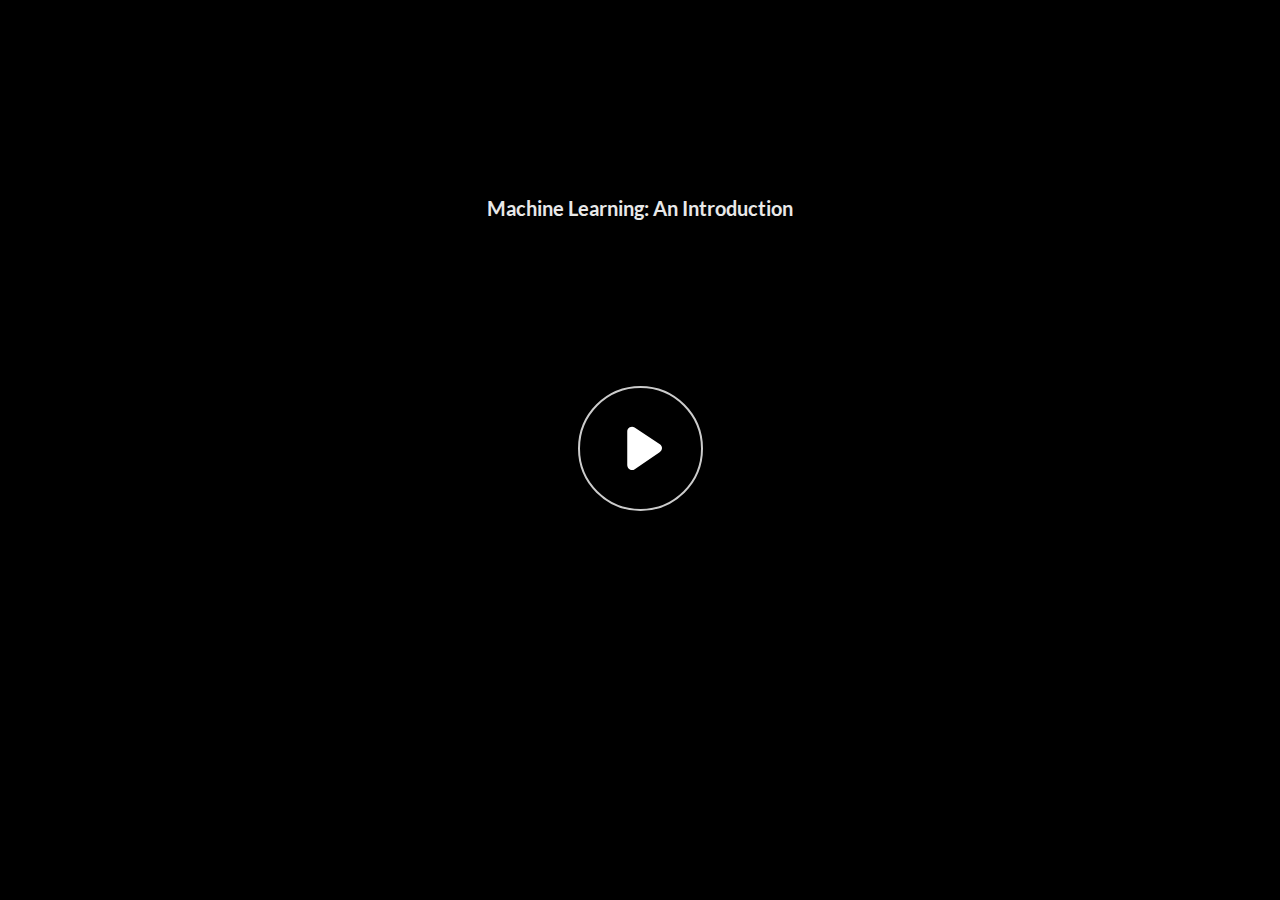
<file: courses/machine-learning/story.html>
﻿<!doctype html>
<html lang="en-US">
<head>
  <meta charset="utf-8">
  <!-- Created using Storyline 360 x64 - http://www.articulate.com  -->
  <!-- version: 3.91.33104.0 -->
  <title>Machine Learning: An Introduction</title>
  
  <script async src="https://www.googletagmanager.com/gtag/js?id=G-HJ2BYE0Q2E"></script>
<script>
  window.dataLayer = window.dataLayer || [];
  function gtag(){dataLayer.push(arguments);}
  gtag('js', new Date());

  gtag('config', 'G-HJ2BYE0Q2E');
</script>
  
  <meta http-equiv="x-ua-compatible" content="IE=edge"/>
  <meta name="viewport" content="width=device-width,initial-scale=1,user-scalable=no,shrink-to-fit=no,minimal-ui"/>
  <meta name="apple-mobile-web-app-capable" content="yes"/>
  <style>
    html, body { height: 100%; padding: 0; margin: 0 }
    #app { height: 100%; width: 100%; }
  </style>

  <script>
    window.DS = {};
    window.globals = {
      DATA_PATH_BASE: '',
      HAS_FRAME: true,
      HAS_SLIDE: true,

      lmsPresent: false,
      tinCanPresent: false,
      cmi5Present: false,
      aoSupport: false,
      scale: 'noscale',
      captureRc: false,
      browserSize: 'optimal',
      bgColor: '#282828',
      features: 'DropInAcc,DropInBase,DropInCore,DropInInteractions,DropInMisc,DropInVectors,DropInVideo,LayerPresentAsDialog,MultipleQuizTracking,UpdatedThemeEditor',
      themeName: 'unified',
      preloaderColor: '#FFFFFF',
      suppressAnalytics: false,
      productChannel: 'stable',
      publishSource: 'storyline',
      aid: 'aid|f2995cdd-1bf2-41c4-997a-dc37e9a81b5f',
      cid: '0d1c0dd9-19c2-4964-9e4c-6d4dc5a08862',
      playerVersion: '3.91.33104.0',
      publishTimestamp: '2024-09-08T16:30:48.1241852Z',
      maxIosVideoElements: 10,
      connectionSettings: { message: 'You%20are%20offline.%20Trying%20to%20reconnect...', useDarkTheme: false, mode: 'disabled' },
      hasFeature: function(feature) {
        return this.features.split(',').includes(feature);
      },
      
      parseParams: function(qs) {
        if (window.globals.parsedParams != null) {
          return window.globals.parsedParams;
        }
        qs = (qs || window.location.search.substr(1)).split('+').join(' ');
        var params = {},
            tokens,
            re = /[?&]?([^=]+)=([^&]*)/g;

        while (tokens = re.exec(qs)) {
          params[decodeURIComponent(tokens[1]).trim()] =
            decodeURIComponent(tokens[2]).trim();
        }
        window.globals.parsedParams = params;
        return params;
      }

    };
  </script>
  <script>
    var isIe11 = ('ActiveXObject' in window || window.MSBlobBuilder != null)
      && window.msCrypto != null && !window.ActiveXObject;
    if (isIe11) {
      window.globals.unsupportedBrowser = true;
      document.write(atob('[base64]'));
    }
  </script>

  <script>
    if (window.globals.hasFeature('MultiLanguageSinglePackageSupport')) {
      
      
    }
  </script>

  
  <script>window.THREE = { };</script>
  
</head>
<body style="background: #282828" class="cs-HTML theme-unified">
  <!-- 360 -->
  <script>!function(){var e,i=/iPhone/i,o=/iPod/i,n=/iPad/i,t=/\biOS-universal(?:.+)Mac\b/i,r=/\bAndroid(?:.+)Mobile\b/i,a=/Android/i,d=/(?:SD4930UR|\bSilk(?:.+)Mobile\b)/i,p=/Silk/i,l=/Windows Phone/i,u=/\bWindows(?:.+)ARM\b/i,b=/BlackBerry/i,s=/BB10/i,c=/Opera Mini/i,f=/\b(CriOS|Chrome)(?:.+)Mobile/i,h=/Mobile(?:.+)Firefox\b/i,v=function(e){return void 0!==e&&"MacIntel"===e.platform&&"number"==typeof e.maxTouchPoints&&e.maxTouchPoints>1&&"undefined"==typeof MSStream};e=function(e){var m={userAgent:"",platform:"",maxTouchPoints:0};e||"undefined"==typeof navigator?"string"==typeof e?m.userAgent=e:e&&e.userAgent&&(m={userAgent:e.userAgent,platform:e.platform,maxTouchPoints:e.maxTouchPoints||0}):m={userAgent:navigator.userAgent,platform:navigator.platform,maxTouchPoints:navigator.maxTouchPoints||0};var g=m.userAgent,y=g.split("[FBAN");void 0!==y[1]&&(g=y[0]),void 0!==(y=g.split("Twitter"))[1]&&(g=y[0]);var A=function(e){return function(i){return i.test(e)}}(g),w={apple:{phone:A(i)&&!A(l),ipod:A(o),tablet:!A(i)&&(A(n)||v(m))&&!A(l),universal:A(t),device:(A(i)||A(o)||A(n)||A(t)||v(m))&&!A(l)},amazon:{phone:A(d),tablet:!A(d)&&A(p),device:A(d)||A(p)},android:{phone:!A(l)&&A(d)||!A(l)&&A(r),tablet:!A(l)&&!A(d)&&!A(r)&&(A(p)||A(a)),device:!A(l)&&(A(d)||A(p)||A(r)||A(a))||A(/\bokhttp\b/i)},windows:{phone:A(l),tablet:A(u),device:A(l)||A(u)},other:{blackberry:A(b),blackberry10:A(s),opera:A(c),firefox:A(h),chrome:A(f),device:A(b)||A(s)||A(c)||A(h)||A(f)},any:!1,phone:!1,tablet:!1};return w.any=w.apple.device||w.android.device||w.windows.device||w.other.device,w.phone=w.apple.phone||w.android.phone||w.windows.phone,w.tablet=w.apple.tablet||w.android.tablet||w.windows.tablet,w}(),"object"==typeof exports&&"undefined"!=typeof module?module.exports=e:"function"==typeof define&&define.amd?define((function(){return e})):this.isMobile=e}();
    window.isMobile.apple.tablet = window.isMobile.apple.tablet ||
      (navigator.platform === 'MacIntel' && navigator.maxTouchPoints > 1);
    window.isMobile.apple.device = window.isMobile.apple.device || window.isMobile.apple.tablet;
    window.isMobile.tablet = window.isMobile.tablet || window.isMobile.apple.tablet;
    window.isMobile.any = window.isMobile.any || window.isMobile.apple.tablet;
  </script>

  <div id="focus-sink" tabindex="-1"></div>

  <div id="preso"></div>
  <script>
    (function() {

      var classTypes = [ 'desktop', 'mobile', 'phone', 'tablet' ];

      var addDeviceClasses = function(prefix, testObj) {
        var curr, i;
        for (i = 0; i < classTypes.length; i++) {
          curr = classTypes[i];
          if (testObj[curr]) {
            document.body.classList.add(prefix + curr);
          }
        }
      };

      var params = window.globals.parseParams(),
          isDevicePreview = params.devicepreview === '1',
          isPhoneOverride = params.deviceType === 'phone' || (isDevicePreview && params.phone == '1'),
          isTabletOverride = (params.deviceType === 'tablet' || isDevicePreview) && !isPhoneOverride,
          isMobileOverride = isPhoneOverride || isTabletOverride;

      var deviceView = {
        desktop: !window.isMobile.any && !isMobileOverride,
        mobile: window.isMobile.any || isMobileOverride,
        phone: isPhoneOverride || (window.isMobile.phone && !isTabletOverride),
        tablet: isTabletOverride || window.isMobile.tablet
      };

      window.globals.deviceView = deviceView;
      window.isMobile.desktop = !window.isMobile.any;
      window.isMobile.mobile = window.isMobile.any;

      addDeviceClasses('view-', deviceView);

    })();
  </script>
  
  <script src='story_content/triggers.js' type=text/javascript></script>
<script src='story_content/user.js' type=text/javascript></script>
  <div class="slide-loader"></div>

  <script>
    var doc = document, loader = doc.body.querySelector('.slide-loader'); [ 1, 2, 3 ].forEach(function(n) { var d = doc.createElement('div'); d.style.backgroundColor = window.globals.preloaderColor; d.classList.add('mobile-loader-dot'); d.classList.add('dot' + n); loader.appendChild(d); });
  </script>

  <div class="mobile-load-title-overlay" style="display: none">
    <div class="mobile-load-title">Machine Learning: An Introduction</div>
  </div>

  <div class="mobile-chrome-warning"></div>

  
<style>
  .warn-connection-dialog {
    display: none;
    background: transparent;
    pointer-events: all;
    position: fixed;
    left: 0;
    top: 0;
    width: 100%;
    height: 100%;
    z-index: 999;
  }

  .warn-connection-content {
    pointer-events: all;
    border-radius: 4px;
    background: white;
    border: 1px solid #E7E7E7;
    color: #333333;
    box-shadow: 0 2px 4px rgba(0, 0, 0, 0.25);
    transition: all 150ms ease-out;
    position: absolute;
    white-space: nowrap;
  }

  .view-phone.is-landscape .warn-connection-content {
    left: 23px;
    bottom: 23px;
  }

  .view-tablet.is-landscape .warn-connection-content {
    left: 50%;
    top: 20px;
    transform: translateX(-50%);
  }

  .view-mobile.is-portrait .warn-connection-content {
    transform: translate(-50%, calc(-100% - 15px));
  }

  .warn-connection-content p {
    display: inline-block;
    margin: 0 8px 0 0;
    line-height: 33px;
    font-size: 11px;
  }

  .warn-connection-content svg {
    position: relative;
    vertical-align: middle;
    margin: 0 2px 2px 8px;
  }

  .view-desktop .warn-connection-content {
    left: 1.5em;
    bottom: 1.5em;
  }

  .view-desktop .warn-connection-content p {
    font-size: 1.1em;
  }

  .is-offline .warn-connection-dialog {
    display: block;
  }

  .is-offline .cs-panel * {
    pointer-events: none !important;
  }

  .is-offline .cs-panel {
    pointer-events: all !important;
  }

  .is-offline #nav-controls * {
    pointer-events: none !important;
  }

  .is-offline #nav-controls {
    pointer-events: all !important;
  }
</style>

<div class="warn-connection-dialog" role="alertdialog" aria-modal="true" tabindex="0" aria-labelledby="warn-connection-message">
  <div class="warn-connection-content">
    <svg width="17" height="15" viewBox="0 0 17 15" xmlns="http://www.w3.org/2000/svg">
      <path fill="#8F0000" stroke="white" d="M16.07,12.98 L15.88,12.23 L9.51,1.21 C8.97,0.26,7.6,0.26,7.06,1.21 L0.69,12.23 C0.15,13.16,0.81,14.36,1.91,14.36 H14.65 C15.47,14.36,16.05,13.7,16.07,12.98 Z"/>
      <path fill="white" stroke="white" d="M8.58,5.5 C8.35,5.28,8.5,5.35,8.21,5.32 C8.09,5.35,7.97,5.49,7.96,5.67 C7.97,5.79,7.98,5.92,7.98,6.04 L7.98,6.04 C7.99,6.17,8,6.31,8.01,6.43 L8.01,6.44 C8.03,6.92,8.06,7.41,8.09,7.9 L8.09,7.9 C8.12,8.39,8.14,8.88,8.17,9.37 C8.17,9.39,8.18,9.42,8.2,9.44 C8.23,9.46,8.25,9.47,8.28,9.47 C8.31,9.47,8.34,9.46,8.35,9.44 C8.37,9.43,8.38,9.4,8.39,9.35 L8.39,9.34 C8.39,9.24,8.4,9.15,8.4,9.05 L8.4,9.05 C8.41,8.96,8.41,8.86,8.42,8.75 C8.43,8.44,8.45,8.12,8.47,7.81 L8.47,7.81 C8.49,7.49,8.51,7.18,8.53,6.87 C8.55,6.46,8.56,6.05,8.59,5.64 L8.6,5.62 C8.6,5.57,8.59,5.53,8.58,5.5 L8.21,5.32 Z"/>
      <circle fill="white" stroke="white" cx="8.3" cy="11.35" r="0.3"/>
    </svg>
    <p id="warn-connection-message">You are offline. Trying to reconnect...</p>
  </div>
</div>

<script>
  (function() {
    window.DS.connection = {
      warningShown: false,
      assets: {},
      loadingAssetGroup: false,
      retryDelay: 500
    };

    var connectionSettings = window.globals.connectionSettings || {};

    var useConnectionMessages = window.AbortController != null &&
      window.location.protocol != 'file:' &&
      connectionSettings.mode === 'normal';

    window.DS.connection.useConnectionMessages = useConnectionMessages;

    var assetCount = 0;
    var checkLoadedId;


    if (useConnectionMessages && connectionSettings != null) {
      var contentEl = document.querySelector('.warn-connection-content');
      var messageEl = contentEl.querySelector('p');

      if (connectionSettings.useDarkTheme) {
        contentEl.style.borderColor = '#BABBBA';
        contentEl.style.backgroundColor = '#282828';
        contentEl.style.color = '#FFFFFF';
      }

      if (connectionSettings.message != null) {
        messageEl.textContent = window.decodeURIComponent(connectionSettings.message);
      }
    }

    function checkAssetsReady() {
      for (var i in DS.connection.assets) {
        if (!DS.connection.assets[i].success) {
          return false;
        }
      }
      return true;
    }

    function stopAssetGroup() {
      if (!useConnectionMessages) { return; }

      assetCount = 0;

      DS.connection.oldAssetGroup = DS.connection.assets;
      DS.connection.assets = {};
      DS.connection.loadingAssetGroup = false;
      clearInterval(checkLoadedId);
    }

    function startAssetGroup() {
      if (!useConnectionMessages) { return; }
      var ticks = 0;
      clearInterval(checkLoadedId);
      checkLoadedId = setInterval(function() {
        var loaded = 0;
        if (assetCount === 0 && loaded === 0) {
          clearInterval(checkLoadedId);
          return;
        }

        for (var i in DS.connection.assets) {
          if (DS.connection.assets[i].success) {
            loaded++;
          }
        }

        if (assetCount === loaded && checkAssetsReady()) {
          for (var i in DS.connection.assets) {
            if (DS.connection.assets[i].action) {
              DS.connection.assets[i].action();
            }
          }
          hideWarning();
          stopAssetGroup();
        }
      }, 100)
    }

    function requiredAsset(url, action, retry, type) {
      if (!useConnectionMessages) { return; }
      if (DS.connection.assets[url]) { return; }

      DS.connection.assets[url] = {
        success: false, action: action, retry: retry, type: type
      };
      assetCount = Object.keys(DS.connection.assets).length;
      if (!DS.connection.loadingAssetGroup) {
        startAssetGroup();
      }
      DS.connection.loadingAssetGroup = true;
    }

    function assetLoaded(url) {
      if (!useConnectionMessages) { return; }
      if (DS.connection.assets[url]) {
        DS.connection.assets[url].success = true;
      }
    }

    function assetFailed(url) {
      if (!useConnectionMessages) { return; }
      if (!DS.connection.assets[url]) {
        if (/\.js$/.test(url) && url.indexOf('transcripts') === -1) {
          setTimeout(function() {
            if (DS.connection.lastSlideLoaded != null) {
              DS.connection.lastSlideLoaded();
            }
          }, DS.connection.retryDelay);
        }
        return;
      }
      if (!DS.connection.warningShown) { showWarning(); }
      if (DS.connection.assets[url].retry) {
        setTimeout(function() {
          if (!DS.connection.assets[url].success) {
            DS.connection.assets[url].retry()
          }
        }, DS.connection.retryDelay);
      }
    }

    function hideWarning() {
      document.body.classList.remove('is-offline');
      DS.connection.warningShown = false;
      enableKeys();
    }
    DS.connection.hideWarning = hideWarning

    function showWarning(btn) {
      document.body.classList.add('is-offline')
      DS.connection.warningShown = true;
      updateWarningPosition();
      disableKeys();
    }

    function updateWarningPosition() {
      if (!DS.connection.warningShown) {
        return;
      }

      var isPortrait = document.body.classList.contains('is-portrait');
      var isMobile = document.body.classList.contains('view-mobile');
      var warningEl = document.querySelector('.warn-connection-content');

      if (isPortrait && isMobile) {
        var slide = document.querySelector('.primary-slide');
        var slideRect = slide != null
          ? slide.getBoundingClientRect()
          : { top: window.innerHeight, left: 0, width: window.innerWidth };

        warningEl.style.top = `${slideRect.top}px`
        warningEl.style.left = `${slideRect.left + slideRect.width / 2}px`
      } else {
        warningEl.style.top = null;
        warningEl.style.left = null;
      }

      window.requestAnimationFrame(updateWarningPosition);
    }

    function onDisableKeyDown(e) {
      e.preventDefault();
      e.stopImmediatePropagation();
    }

    function onDisableKeyUp(e) {
      e.preventDefault();
      e.stopImmediatePropagation();
    }

    var accStyle = document.createElement('style');
    var warnDialogEl = document.querySelector('.warn-connection-dialog');

    function disableKeys() {
      if (DS.views && DS.views.nsStack && DS.views.nsStack.length === 1) {
        DS.views.nsStack[0].tabReachable = false
        DS.views.nsStack[0].updateTabIndex(true, true);
      }

      accStyle.innerHTML = '.acc-shadow-dom { display: none; }';
      document.body.appendChild(accStyle);

      warnDialogEl.parentNode.append(warnDialogEl);
      warnDialogEl.focus();
    }

    function enableKeys() {
      accStyle.remove();
      if (DS.views && DS.views.nsStack && DS.views.nsStack.length === 1 && DS.views.nsStack[0].name === '_frame') {
        DS.views.nsStack[0].tabReachable = true;
        DS.views.nsStack[0].updateTabIndex();
      }
    }

    // these will all be noops if the feature flag isn't set in
    // the data and `window.globals.features`
    DS.connection.requiredAsset = requiredAsset;
    DS.connection.assetLoaded = assetLoaded;
    DS.connection.assetFailed = assetFailed;
    DS.connection.stopAssetGroup = stopAssetGroup;
    DS.connection.startAssetGroup = startAssetGroup;
  })();
</script>


  <script>
    
    if (window.autoSpider && window.vInterfaceObject) {
      document.querySelector('.mobile-load-title-overlay').style.display = 'none';
    }
  </script>

  

  <link rel="stylesheet" href="html5/data/css/output.min.css" data-noprefix/>
</body>
<script src="html5/lib/scripts/bootstrapper.min.js"></script>
</html>
</file>
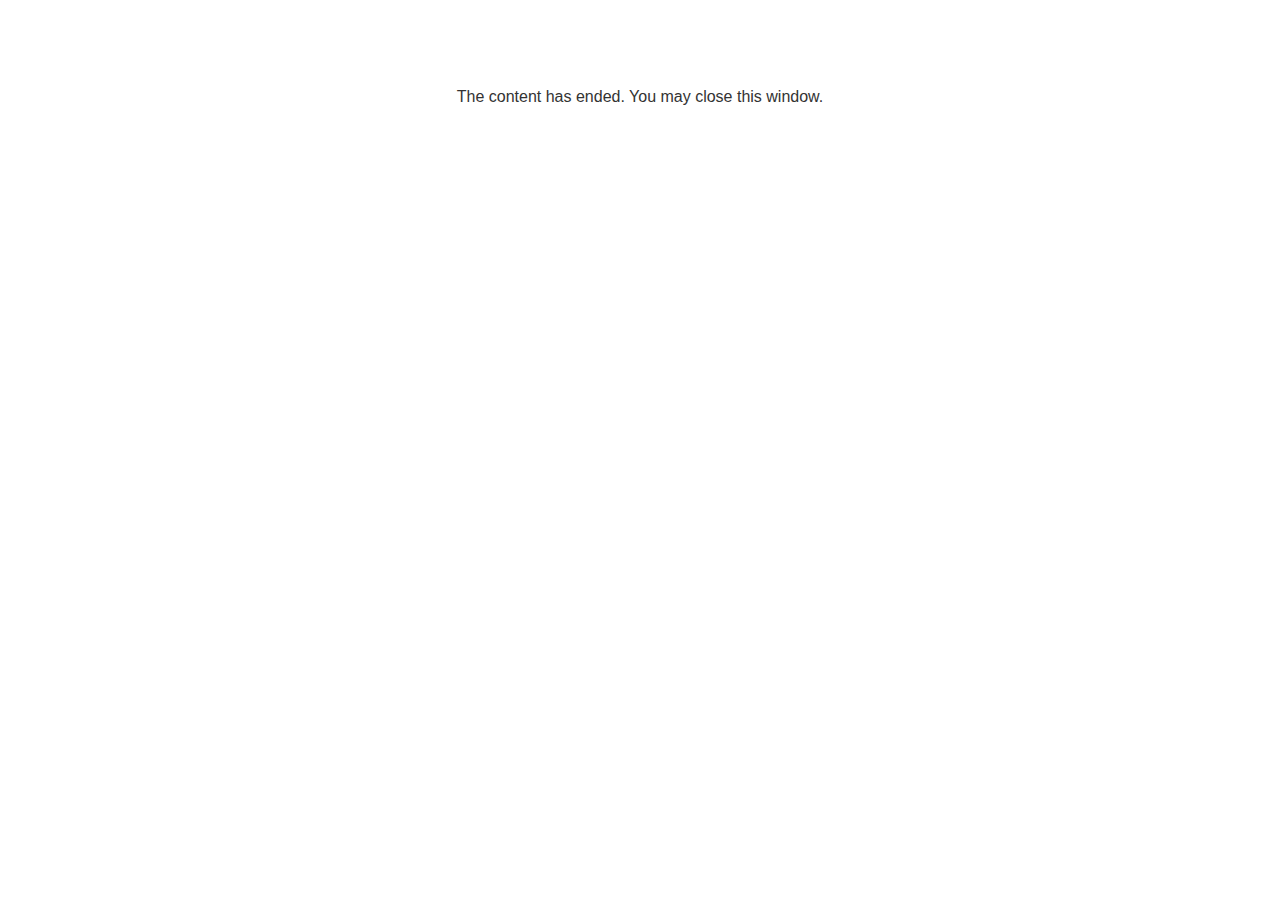
<file: courses/machine-learning/lms/goodbye.html>
<!doctype html>
<html>
<body style="background-color: #ffffff;">

<p role="alert" style="color: #333333;font-family: Lato, articulate, tahoma, arial;font-size: medium;text-align: center;">
<br><br><br><br>
The content has ended. You may close this window.
</p>

</body>
</html>
</file>
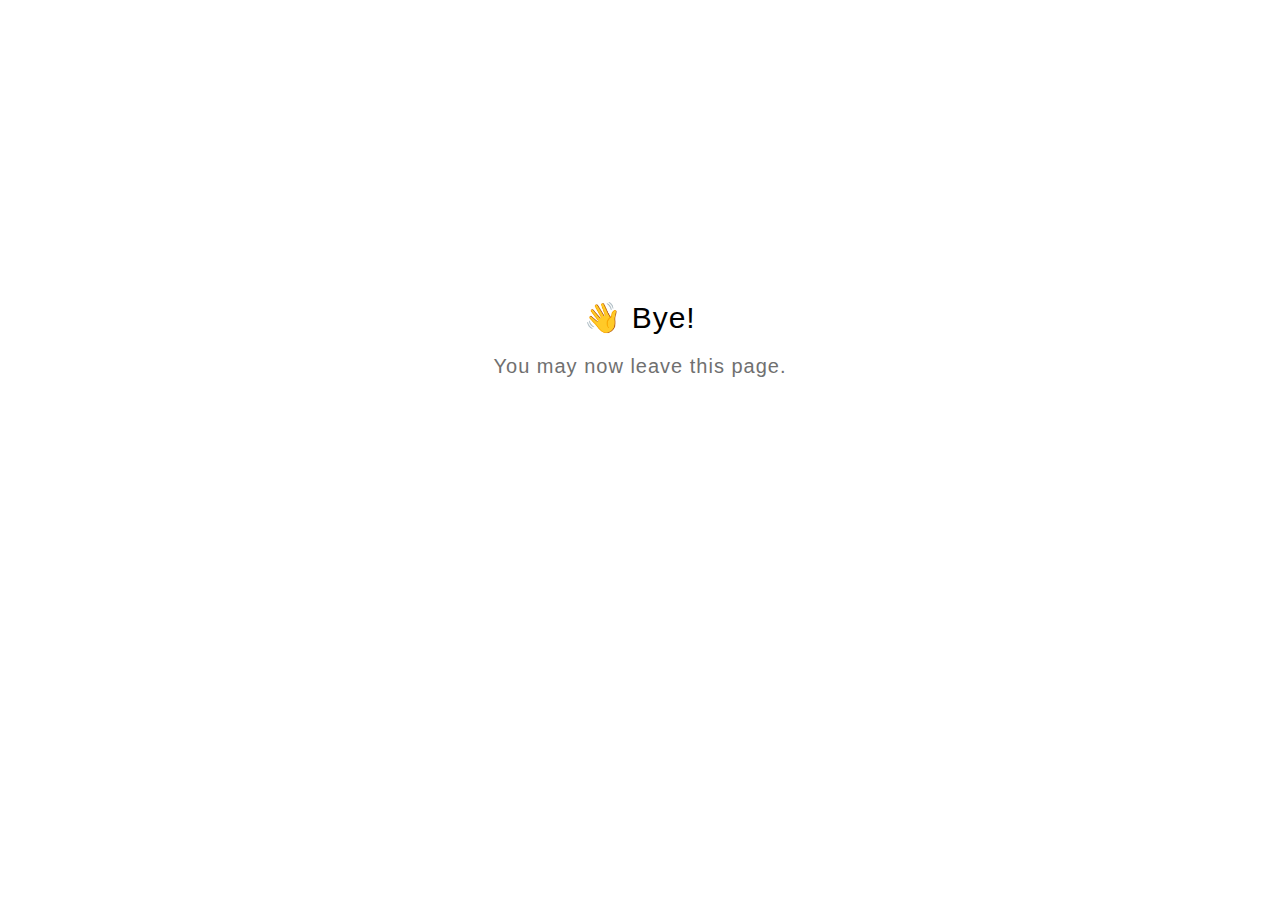
<file: courses/prompting-techniques/scormdriver/goodbye.html>
<!DOCTYPE html>
<html lang="en">
  <head>
    <title>Goodbye</title>
    <meta charset="utf-8" lang="en">
    <style>
      html {
        font-size: 20px;
        font-family: 'lato', sans-serif;
        font-weight: lighter;
        letter-spacing: 0.05rem;
      }

      .goodbye-container {
        text-align: center;
        margin-top: 15rem;
      }

      .bye-message {
        font-size: 1.5rem;
      }

      .exit-text {
        color: #707070;
        margin-top: 1rem;
      }
    </style>
  </head>
  <body>
    <div class="goodbye-container">
      <div class="bye-message">👋 Bye!</div>
      <div class="exit-text">You may now leave this page.</div>
    </div>
  </body>
</html>
</file>
<file: courses/prompting-techniques/scormcontent/lib/icomoon.css>
@font-face {
	font-family: 'icomoon';
	src:  url('fonts/icomoon.ttf') format('truetype'),
				url('fonts/icomoon.woff') format('woff');
	font-weight: normal;
	font-style: normal;
}

[class^="icon-"], [class*=" icon-"] {
	/* use !important to prevent issues with browser extensions that change fonts */
	font-family: 'icomoon' !important;
	speak: none;
	font-style: normal;
	font-weight: normal;
	font-variant: normal;
	text-transform: none;
	line-height: 1;

	/* Better Font Rendering =========== */
	-webkit-font-smoothing: antialiased;
	-moz-osx-font-smoothing: grayscale;
}

.icon-edit-author-name:before {
	content: "\e976";
}
.icon-lock:before {
	content: "\e977";
}
.icon-checkmark-valid:before {
	content: "\e95d";
}
.icon-close-media-panel:before {
	content: "\e95e";
}
.icon-trash4:before {
	content: "\e95f";
}
.icon-x-invalid-url:before {
	content: "\e960";
}
.icon-attach2:before {
	content: "\e961";
}
.icon-bold:before {
	content: "\e962";
}
.icon-fontcolor:before {
	content: "\e963";
}
.icon-fontsize:before {
	content: "\e964";
}
.icon-italic:before {
	content: "\e965";
}
.icon-link:before {
	content: "\e966";
}
.icon-orderedlist:before {
	content: "\e967";
}
.icon-quote:before {
	content: "\e968";
}
.icon-unorderedlist:before {
	content: "\e969";
}
.icon-feedback:before {
	content: "\e910";
}
.icon-review:before {
	content: "\e911";
}
.icon-customizable:before {
	content: "\e908";
}
.icon-design:before {
	content: "\e909";
}
.icon-interactions:before {
	content: "\e90a";
}
.icon-questions:before {
	content: "\e90b";
}
.icon-scenarios2:before {
	content: "\e90c";
}
.icon-slides:before {
	content: "\e90d";
}
.icon-desktop:before {
	content: "\e902";
}
.icon-expressions:before {
	content: "\e903";
}
.icon-poses:before {
	content: "\e904";
}
.icon-retina:before {
	content: "\e905";
}
.icon-scenarios:before {
	content: "\e906";
}
.icon-transparency:before {
	content: "\e907";
}
.icon-Master-01:before {
	content: "\e934";
}
.icon-Master-02:before {
	content: "\e93a";
}
.icon-Master-03:before {
	content: "\e939";
}
.icon-Master-04:before {
	content: "\e936";
}
.icon-Master-05:before {
	content: "\e93b";
}
.icon-Master-06:before {
	content: "\e935";
}
.icon-Master-07:before {
	content: "\e937";
}
.icon-Master-08:before {
	content: "\e938";
}
.icon-Master-09:before {
	content: "\e922";
}
.icon-Master-10:before {
	content: "\e926";
}
.icon-Master-11:before {
	content: "\e924";
}
.icon-Master-12:before {
	content: "\e928";
}
.icon-Master-13:before {
	content: "\e923";
}
.icon-Master-14:before {
	content: "\e925";
}
.icon-Master-15:before {
	content: "\e929";
}
.icon-Master-16:before {
	content: "\e927";
}
.icon-Master-17:before {
	content: "\e92b";
}
.icon-Master-18:before {
	content: "\e92c";
}
.icon-Master-19:before {
	content: "\e92d";
}
.icon-Master-20:before {
	content: "\e92e";
}
.icon-Master-21:before {
	content: "\e92f";
}
.icon-Master-22:before {
	content: "\e930";
}
.icon-Master-23:before {
	content: "\e931";
}
.icon-Master-24:before {
	content: "\e932";
}
.icon-Master-25:before {
	content: "\e933";
}
.icon-Master-26:before {
	content: "\e92a";
}
.icon-check-circle:before {
	content: "\e803";
}
.icon-trash:before {
	content: "\e804";
}
.icon-rotation:before {
	content: "\e91a";
}
.icon-vector:before {
	content: "\e91b";
}
.icon-mute:before {
	content: "\e90e";
}
.icon-volume:before {
	content: "\e90f";
}
.icon-logo:before {
	content: "\e805";
}
.icon-share:before {
	content: "\e801";
}
.icon-sorting:before {
	content: "\e91c";
}
.icon-more:before {
	content: "\e91d";
}
.icon-copy:before {
	content: "\e951";
}
.icon-clock:before {
	content: "\e915";
}
.icon-quotes-left:before {
	content: "\e918";
}
.icon-list-numbered:before {
	content: "\e916";
}
.icon-list2:before {
	content: "\e917";
}
.icon-plus:before {
	content: "\e60a";
}
.icon-info:before {
	content: "\e974";
}
.icon-cross:before {
	content: "\e913";
}
.icon-checkmark:before {
	content: "\e975";
}
.icon-arrow-up2:before {
	content: "\e959";
}
.icon-arrow-down2:before {
	content: "\e95a";
}
.icon-sort-alpha-asc:before {
	content: "\e912";
}
.icon-rtf:before {
	content: "\e94b";
}
.icon-doc:before {
	content: "\e94a";
}
.icon-pdf:before {
	content: "\e94c";
}
.icon-ppt:before {
	content: "\e94d";
}
.icon-file:before {
	content: "\e94e";
}
.icon-xls:before {
	content: "\e94f";
}
.icon-zip:before {
	content: "\e950";
}
.icon-file-alt:before {
	content: "\e944";
}
.icon-doc-alt:before {
	content: "\e943";
}
.icon-pdf-alt:before {
	content: "\e945";
}
.icon-ppt-alt:before {
	content: "\e946";
}
.icon-rtf-alt:before {
	content: "\e947";
}
.icon-xls-alt:before {
	content: "\e948";
}
.icon-zip-alt:before {
	content: "\e949";
}
.icon-attach:before {
	content: "\e942";
}
.icon-reload:before {
	content: "\e941";
}
.icon-trash2:before {
	content: "\e60d";
}
.icon-arrow-left:before {
	content: "\e608";
}
.icon-arrow-right:before {
	content: "\e609";
}
.icon-check-alt:before {
	content: "\e606";
}
.icon-password-view:before {
	content: "\e972";
}
.icon-password-hide:before {
	content: "\e973";
}
.icon-view-grid:before {
	content: "\e96c";
}
.icon-grid-view:before {
	content: "\e96c";
}
.icon-view-list:before {
	content: "\e96d";
}
.icon-list-view:before {
	content: "\e96d";
}
.icon-blocks:before {
	content: "\e95b";
}
.icon-list3:before {
	content: "\e95c";
}
.icon-export:before {
	content: "\e958";
}
.icon-screencast:before {
	content: "\e957";
}
.icon-cursor:before {
	content: "\e956";
}
.icon-documents:before {
	content: "\e952";
}
.icon-duplicate:before {
	content: "\e952";
}
.icon-trash3:before {
	content: "\e953";
}
.icon-Article:before {
	content: "\e93c";
}
.icon-Interaction:before {
	content: "\e93d";
}
.icon-Quiz:before {
	content: "\e93e";
}
.icon-Video:before {
	content: "\e93f";
}
.icon-trashcan:before {
	content: "\e921";
}
.icon-marker_style:before {
	content: "\e920";
}
.icon-photo:before {
	content: "\e91f";
}
.icon-microphone:before {
	content: "\e91e";
}
.icon-plus2:before {
	content: "\e800";
}
.icon-processing:before {
	content: "\e607";
}
.icon-menu:before {
	content: "\e602";
}
.icon-headset:before {
	content: "\e603";
}
.icon-list:before {
	content: "\e604";
}
.icon-video:before {
	content: "\e605";
}
.icon-mail:before {
	content: "\e954";
}
.icon-remove:before {
	content: "\e955";
}
.icon-up-level-2:before {
	content: "\e96e";
}
.icon-up-level-list-2:before {
	content: "\e96f";
}
.icon-plus-circle:before {
	content: "\e802";
}
.icon-up-level:before {
	content: "\e970";
}
.icon-up-level-list:before {
	content: "\e971";
}
.icon-eye:before {
	content: "\e96b";
}
.icon-tick:before {
	content: "\e900";
}
.icon-check:before {
	content: "\e901";
}
.icon-link-alt:before {
	content: "\e919";
}
.icon-chevron-down:before {
	content: "\e60b";
}
.icon-chevron-up:before {
	content: "\e60c";
}
.icon-chevron-left:before {
	content: "\e600";
}
.icon-chevron:before {
	content: "\e601";
}
.icon-chevron-right:before {
	content: "\e601";
}
.icon-close-small:before {
	content: "\e940";
}
.icon-pie-chart:before {
	content: "\e914";
}
.icon-alert:before {
	content: "\e96a";
}
</file>
